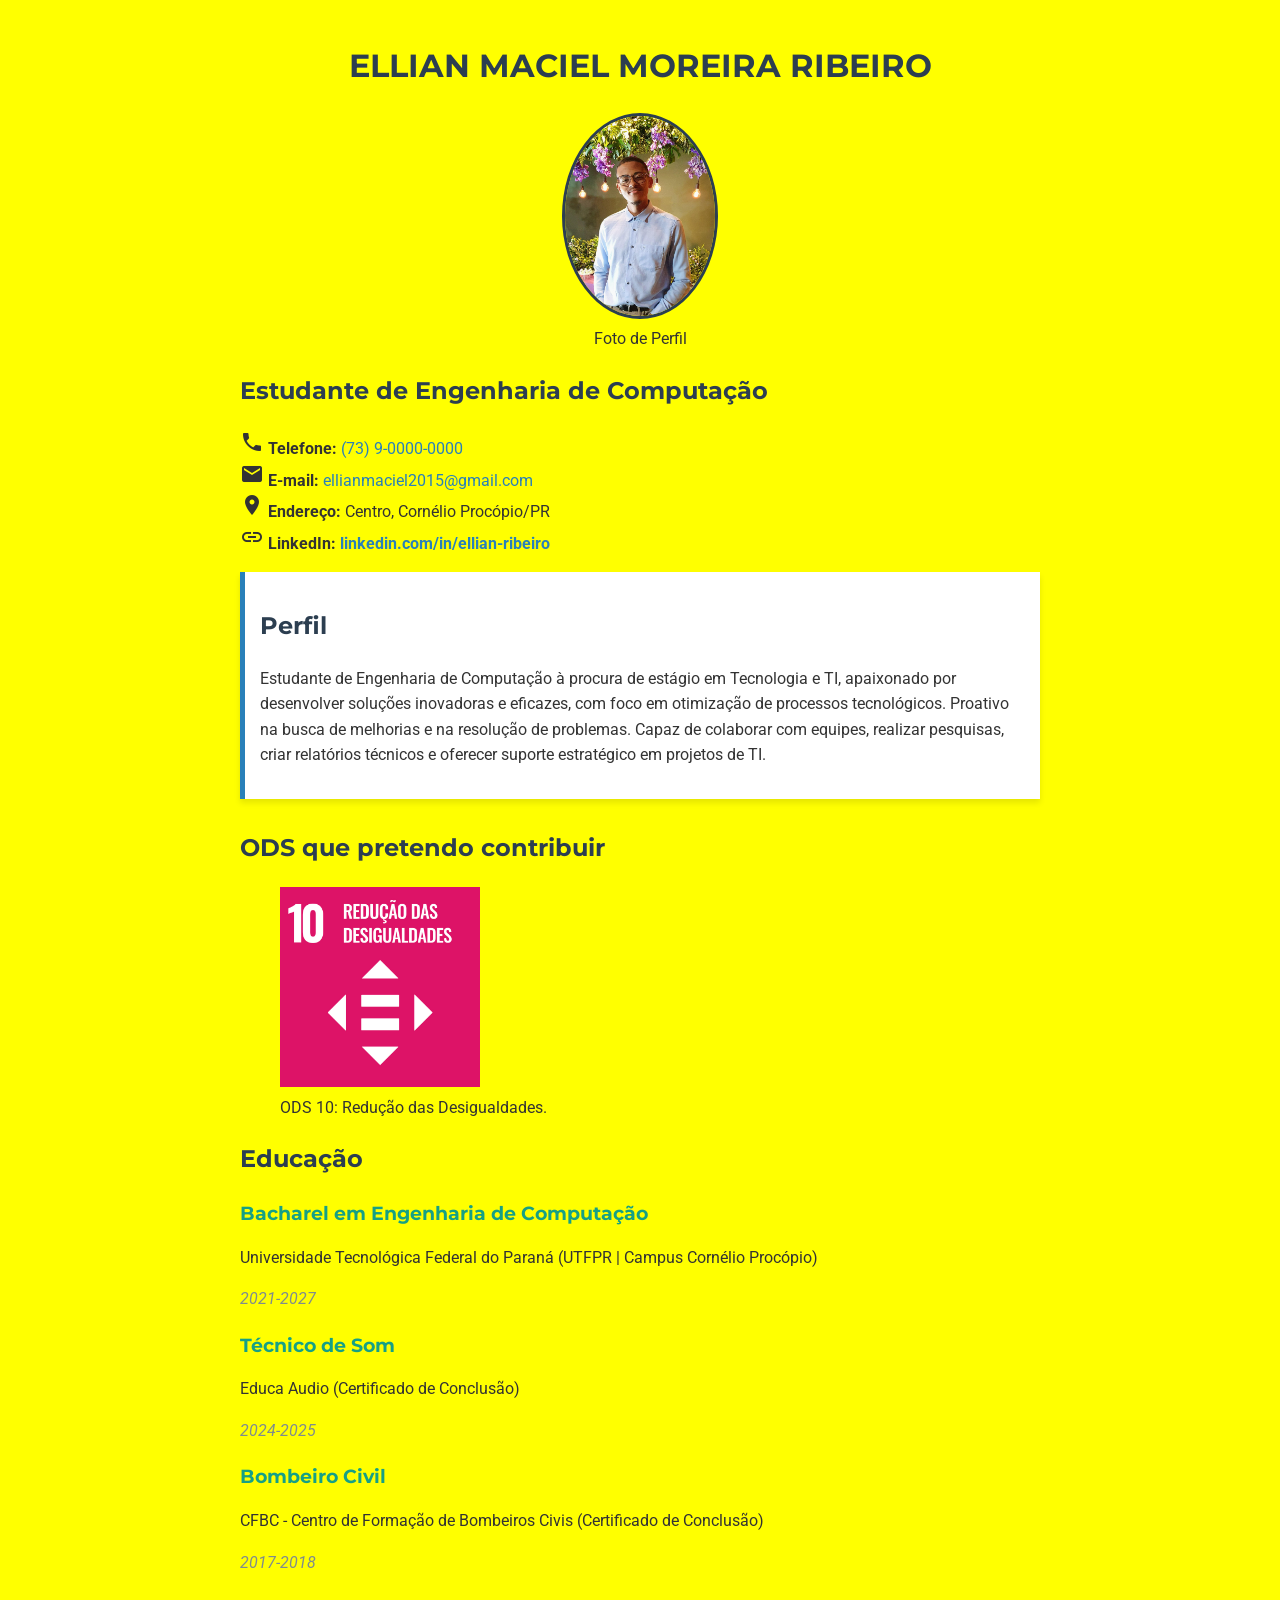
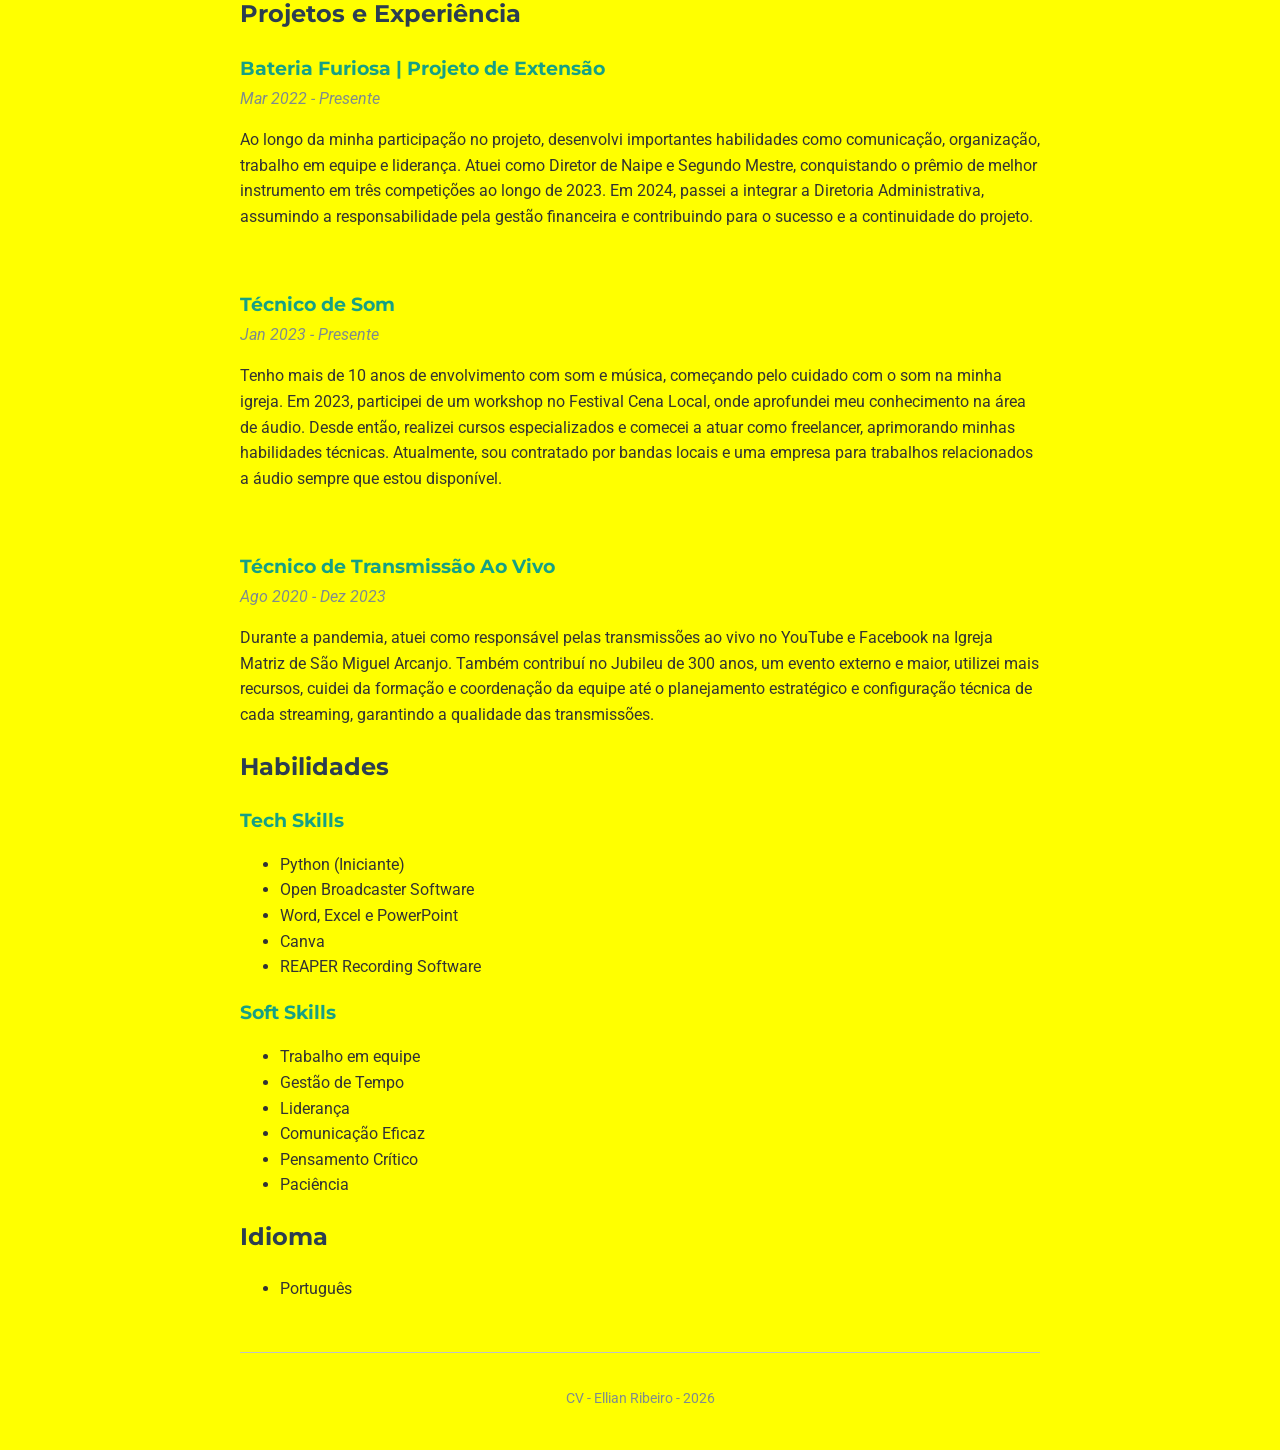
<file: Curriculo_Ellian/index.html>
<!DOCTYPE html>
<html lang="pt-br">
<head>
    <meta charset="UTF-8">
    <meta name="viewport" content="width=device-width, initial-scale=1.0">
    <title>Currículo - Ellian Maciel Moreira Ribeiro</title>
    
    
    <link rel="preconnect" href="https://fonts.googleapis.com">
    <link rel="preconnect" href="https://fonts.gstatic.com" crossorigin>
    <link href="https://fonts.googleapis.com/css2?family=Montserrat:wght@700&family=Roboto:ital,wght@0,400;0,700;1,400&display=swap" rel="stylesheet">
    
    
    <link rel="stylesheet" href="https://fonts.googleapis.com/icon?family=Material+Icons">
    
    
    <link rel="stylesheet" href="css/style.css">
</head>
<body>
    <header id="cabecalho">
        <h1>Ellian Maciel Moreira Ribeiro</h1>
        
        <figure class="foto-perfil">
            <img src="figs/perfil.jpg" alt="Foto de perfil de Ellian Ribeiro" width="150">
            <figcaption>Foto de Perfil</figcaption>
        </figure>

        <h2>Estudante de Engenharia de Computação</h2>
        <p>
            <i class="material-icons">phone</i> <strong>Telefone:</strong> <a href="tel:+5573900000000">(73) 9-0000-0000</a><br>
            <i class="material-icons">email</i> <strong>E-mail:</strong> <a href="mailto:ellianmaciel2015@gmail.com">ellianmaciel2015@gmail.com</a><br>
            <i class="material-icons">location_on</i> <strong>Endereço:</strong> Centro, Cornélio Procópio/PR<br>
            <i class="material-icons">link</i> <strong>LinkedIn:</strong> <a href="https://www.linkedin.com/in/ellian-ribeiro" target="_blank">linkedin.com/in/ellian-ribeiro</a>
        </p>
    </header>

    <main>
        <section id="resumo">
            <h2>Perfil</h2>
            <p>Estudante de Engenharia de Computação à procura de estágio em Tecnologia e TI, apaixonado por desenvolver soluções inovadoras e eficazes, com foco em otimização de processos tecnológicos. Proativo na busca de melhorias e na resolução de problemas. Capaz de colaborar com equipes, realizar pesquisas, criar relatórios técnicos e oferecer suporte estratégico em projetos de TI.</p>
        </section>

        
        <section>
            <h2>ODS que pretendo contribuir</h2>
            <figure>
                <img src="figs/ods10.jpg" alt="Selo do ODS 10 - Redução das Desigualdades" width="200">
                <figcaption>ODS 10: Redução das Desigualdades.</figcaption>
            </figure>
        </section>

        <section>
            <h2>Educação</h2>
            <article>
                <h3 class="instituicao">Bacharel em Engenharia de Computação</h3>
                <p>Universidade Tecnológica Federal do Paraná (UTFPR | Campus Cornélio Procópio)</p>
                <p class="periodo">2021-2027</p>
            </article>
            <article>
                <h3 class="instituicao">Técnico de Som</h3>
                <p>Educa Audio (Certificado de Conclusão)</p>
                <p class="periodo">2024-2025</p>
            </article>
            <article>
                <h3 class="instituicao">Bombeiro Civil</h3>
                <p>CFBC - Centro de Formação de Bombeiros Civis (Certificado de Conclusão)</p>
                <p class="periodo">2017-2018</p>
            </article>
        </section>

        <section>
            <h2>Projetos e Experiência</h2>
            <article>
                <h3 class="instituicao">Bateria Furiosa | Projeto de Extensão</h3>
                <p class="periodo">Mar 2022 - Presente</p>
                <p>Ao longo da minha participação no projeto, desenvolvi importantes habilidades como comunicação, organização, trabalho em equipe e liderança. Atuei como Diretor de Naipe e Segundo Mestre, conquistando o prêmio de melhor instrumento em três competições ao longo de 2023. Em 2024, passei a integrar a Diretoria Administrativa, assumindo a responsabilidade pela gestão financeira e contribuindo para o sucesso e a continuidade do projeto.</p>
            </article>
            <br>
            <article>
                <h3 class="instituicao">Técnico de Som</h3>
                <p class="periodo">Jan 2023 - Presente</p>
                <p>Tenho mais de 10 anos de envolvimento com som e música, começando pelo cuidado com o som na minha igreja. Em 2023, participei de um workshop no Festival Cena Local, onde aprofundei meu conhecimento na área de áudio. Desde então, realizei cursos especializados e comecei a atuar como freelancer, aprimorando minhas habilidades técnicas. Atualmente, sou contratado por bandas locais e uma empresa para trabalhos relacionados a áudio sempre que estou disponível.</p>
            </article>
            <br>
            <article>
                <h3 class="instituicao">Técnico de Transmissão Ao Vivo</h3>
                <p class="periodo">Ago 2020 - Dez 2023</p>
                <p>Durante a pandemia, atuei como responsável pelas transmissões ao vivo no YouTube e Facebook na Igreja Matriz de São Miguel Arcanjo. Também contribuí no Jubileu de 300 anos, um evento externo e maior, utilizei mais recursos, cuidei da formação e coordenação da equipe até o planejamento estratégico e configuração técnica de cada streaming, garantindo a qualidade das transmissões.</p>
            </article>
        </section>

        <section>
            <h2>Habilidades</h2>
            <article>
                <h3 class="instituicao">Tech Skills</h3>
                <ul>
                    <li>Python (Iniciante)</li>
                    <li>Open Broadcaster Software</li>
                    <li>Word, Excel e PowerPoint</li>
                    <li>Canva</li>
                    <li>REAPER Recording Software</li>
                </ul>
            </article>
            <article>
                <h3 class="instituicao">Soft Skills</h3>
                <ul>
                    <li>Trabalho em equipe</li>
                    <li>Gestão de Tempo</li>
                    <li>Liderança</li>
                    <li>Comunicação Eficaz</li>
                    <li>Pensamento Crítico</li>
                    <li>Paciência</li>
                </ul>
            </article>
        </section>

        <section>
            <h2>Idioma</h2>
            <ul>
                <li>Português</li>
            </ul>
        </section>
    </main>

    <footer class="rodape">
        <p>CV - Ellian Ribeiro - 2026</p>
    </footer>
</body>
</html>
</file>
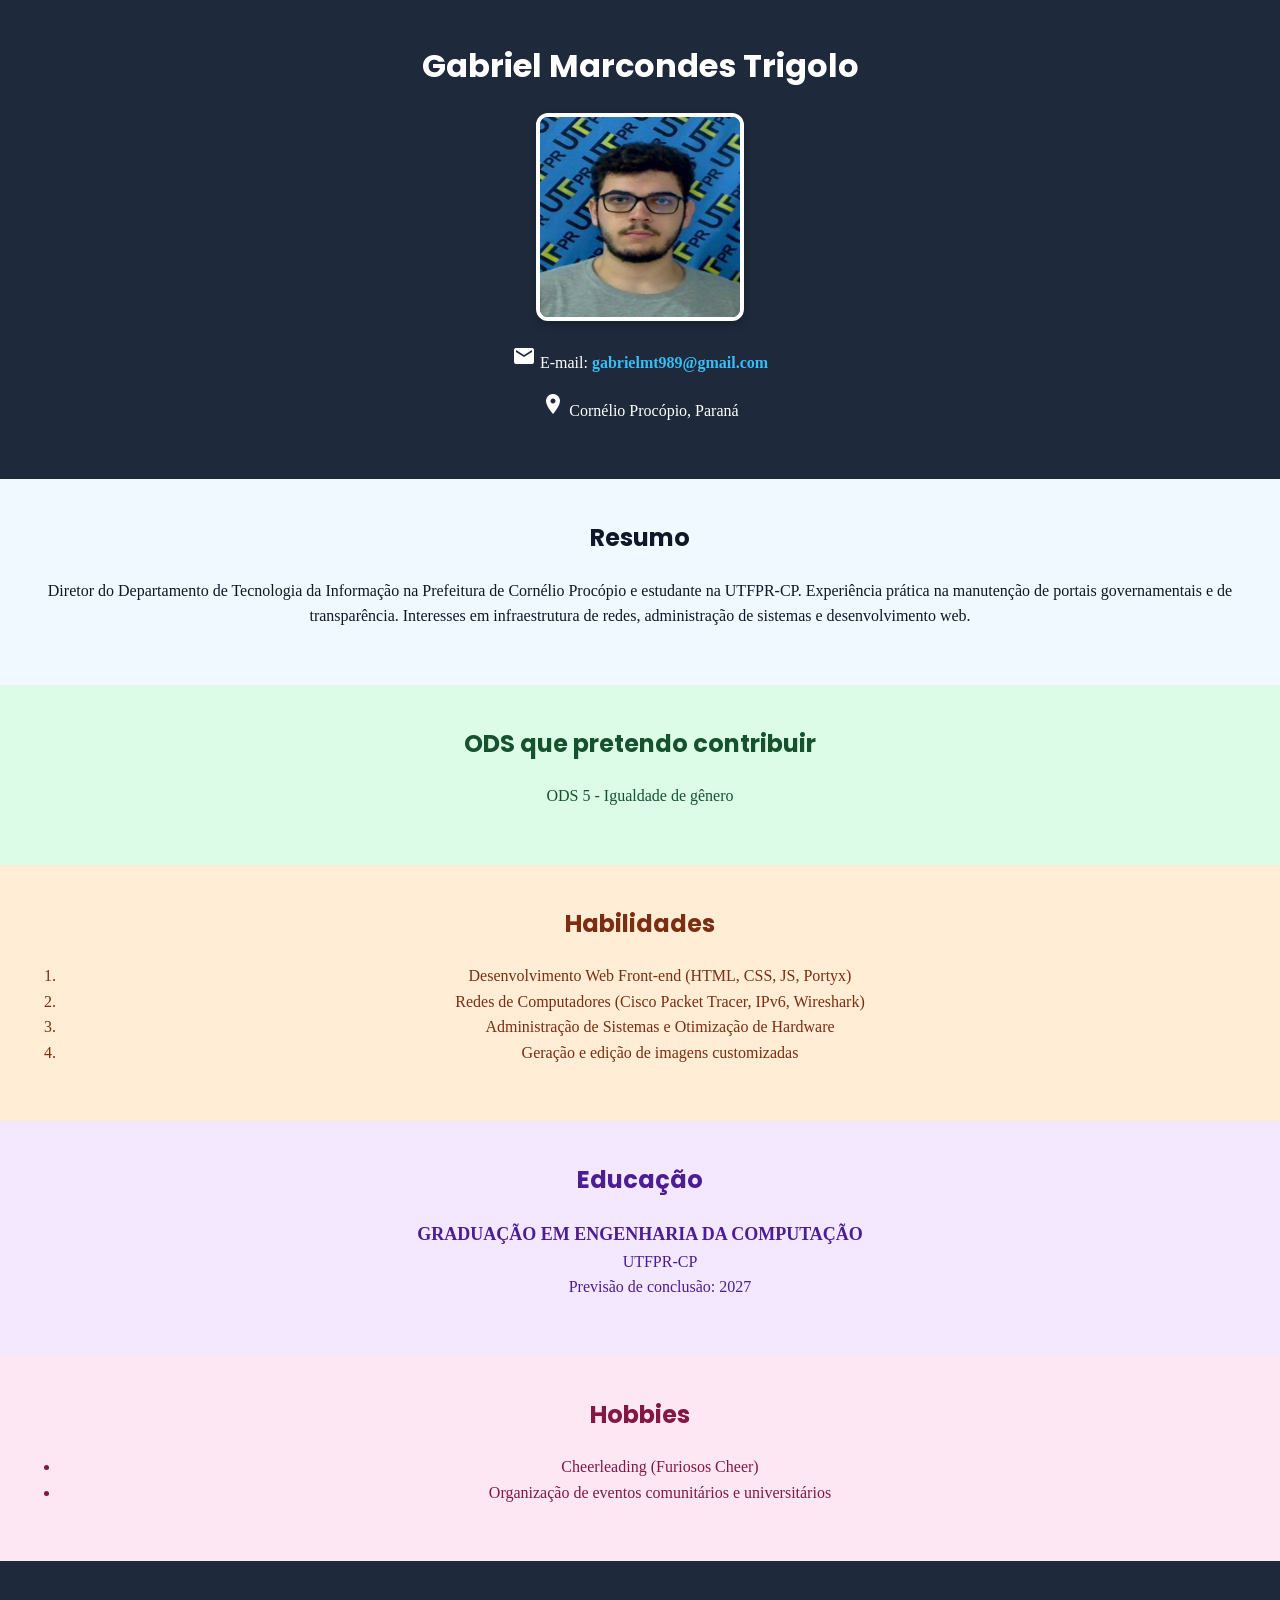
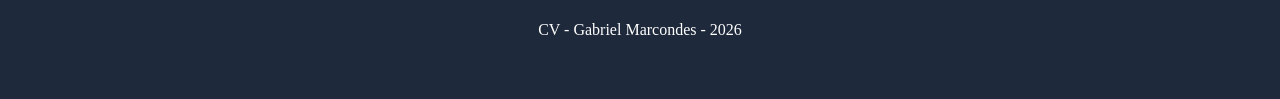
<file: Curriculo_Gabriel/index.html>
<!DOCTYPE html>
<html lang="pt-br">
<head>
    <meta charset="UTF-8">
    <meta name="viewport" content="width=device-width, initial-scale=1.0">
    
    <link rel="preconnect" href="https://fonts.googleapis.com">
    <link rel="preconnect" href="https://fonts.gstatic.com" crossorigin>
    <link href="https://fonts.googleapis.com/css2?family=Poppins:ital,wght@0,400;0,700;1,400&display=swap" rel="stylesheet">
    
    <link rel="stylesheet" href="https://fonts.googleapis.com/icon?family=Material+Icons">
    
    <link rel="stylesheet" href="style.css">
    
    <title>Curriculum Vitae - Gabriel Marcondes Trigolo</title>
</head>
<body>
    <header id="cabecalho">
        <h1>Gabriel Marcondes Trigolo</h1>
        
        <figure class="container-foto">
            <img src="figs/foto.jfif" alt="Foto de perfil de Gabriel Marcondes Trigolo" width="200" height="200" class="foto-perfil">
            
        </figure>

        <nav class="contatos">
            <p><i class="material-icons">email</i> E-mail: <a href="mailto:gabrielmt989@gmail.com">gabrielmt989@gmail.com</a></p>
        </nav>
        <p><i class="material-icons">location_on</i> Cornélio Procópio, Paraná</p>
    </header>

    <main>
        <section id="resumo">
            <h2>Resumo</h2>
            <p>Diretor do Departamento de Tecnologia da Informação na Prefeitura de Cornélio Procópio e estudante na UTFPR-CP. Experiência prática na manutenção de portais governamentais e de transparência. Interesses em infraestrutura de redes, administração de sistemas e desenvolvimento web.</p>
        </section>

        <section id="ods">
            <h2>ODS que pretendo contribuir</h2>
            <p> ODS 5 - Igualdade de gênero </p>
        </section>

        <section id="habilidades">
            <h2>Habilidades</h2>
            <ol>
                <li>Desenvolvimento Web Front-end (HTML, CSS, JS, Portyx)</li>
                <li>Redes de Computadores (Cisco Packet Tracer, IPv6, Wireshark)</li>
                <li>Administração de Sistemas e Otimização de Hardware</li>
                <li>Geração e edição de imagens customizadas</li>
            </ol>
        </section>

        <section id="educacao">
            <h2>Educação</h2>
            <dl>
                <dt class="curso-destaque">Graduação em Engenharia da Computação</dt>
                <dd>UTFPR-CP</dd>
                <dd>Previsão de conclusão: 2027</dd>
            </dl>
        </section>

        <section id="hobbies">
            <h2>Hobbies</h2>
            <ul>
                <li>Cheerleading (Furiosos Cheer)</li>
                <li>Organização de eventos comunitários e universitários</li>
            </ul>
        </section>
    </main>

    <footer id="rodape">
        <p>CV - Gabriel Marcondes - 2026</p>
    </footer>
</body>
</html>
</file>
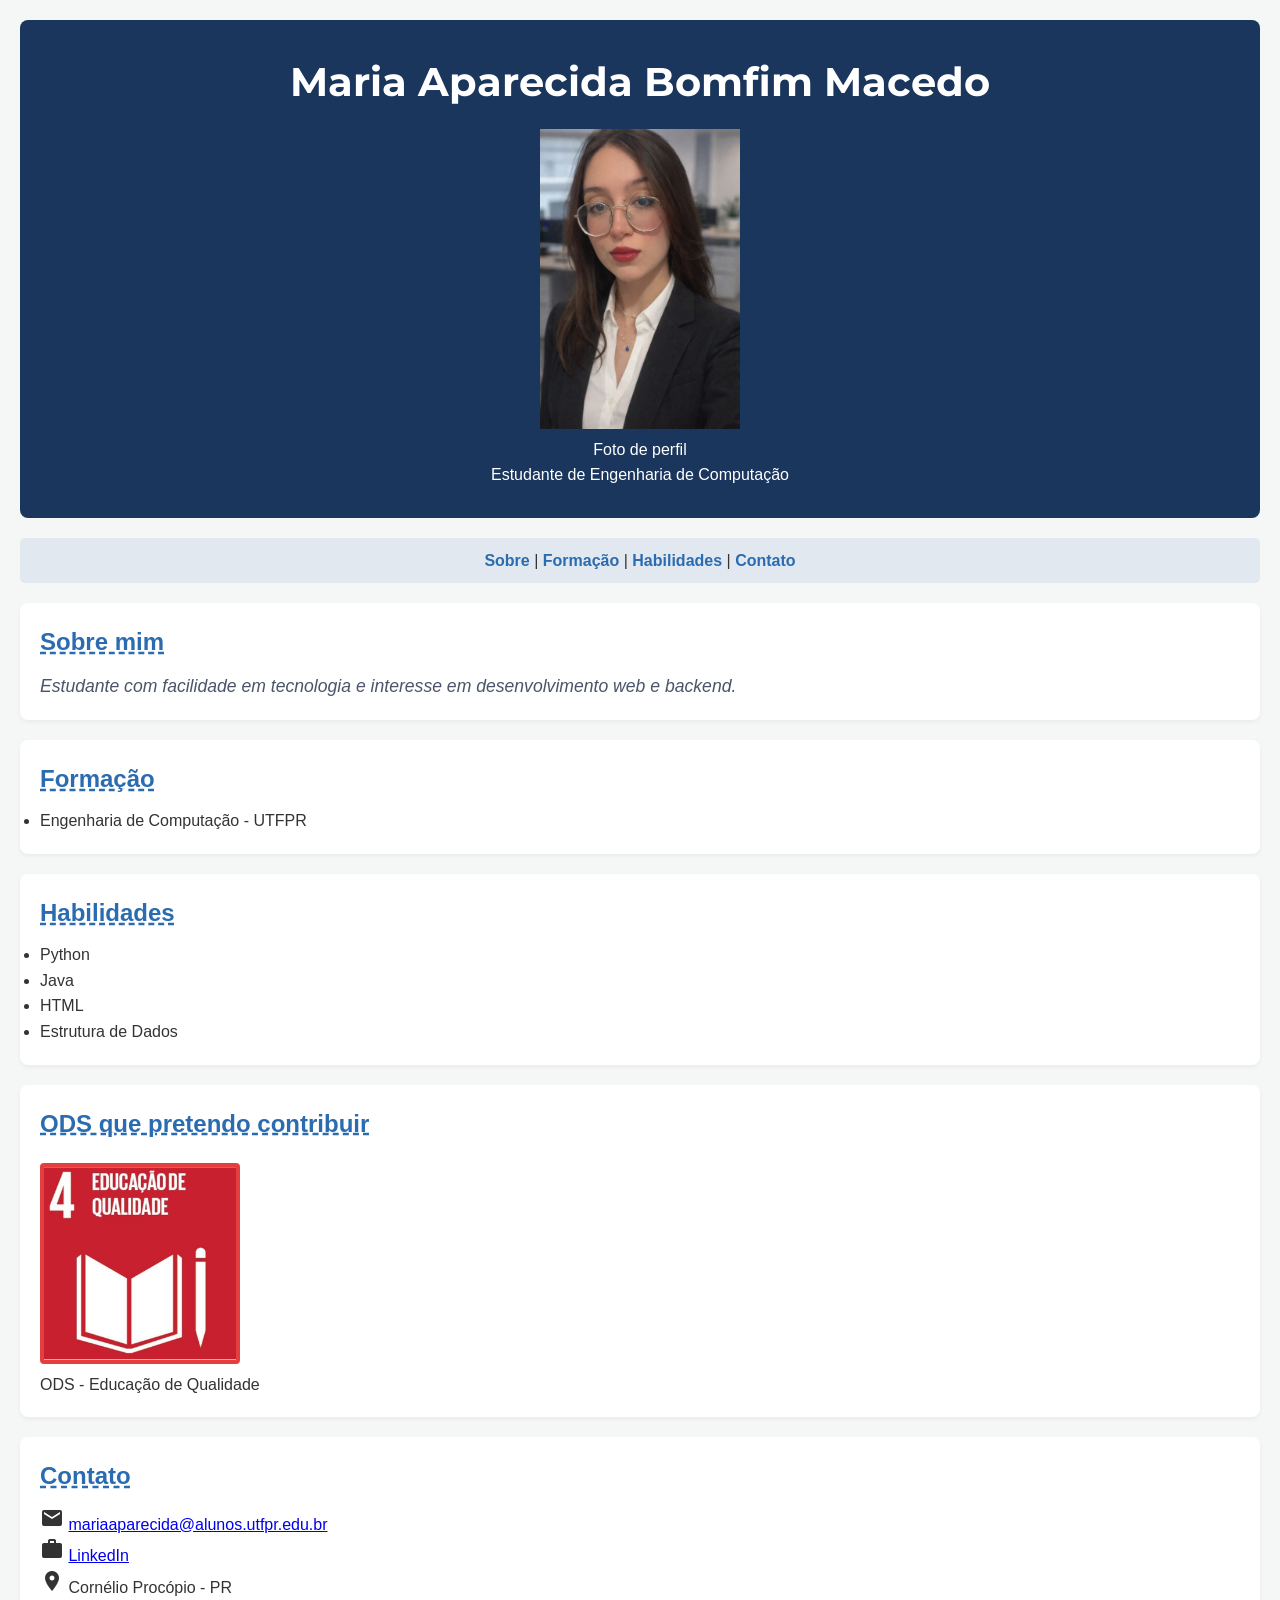
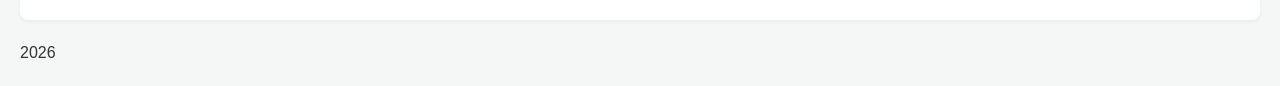
<file: Curriculo_Maria/index.html>
<!DOCTYPE html>
<html lang="pt-br">
<head>
    <meta charset="UTF-8">
    <meta name="viewport" content="width=device-width, initial-scale=1.0">
    <title>Maria Aparecida Bomfim Macedo - Currículo</title>

    <link rel="preconnect" href="https://fonts.googleapis.com">
    <link rel="preconnect" href="https://fonts.gstatic.com" crossorigin>
    <link href="https://fonts.googleapis.com/css2?family=Montserrat:ital,wght@0,300;0,400;0,700;1,400&display=swap" rel="stylesheet">

    <link rel="stylesheet" href="https://fonts.googleapis.com/icon?family=Material+Icons">
    
    <link rel="stylesheet" href="style.css">
</head>
<body>

<header>
    <h1 id="nome-principal">Maria Aparecida Bomfim Macedo</h1>

    <figure>
        <img src="figs/perfil.png" alt="Foto de perfil" width="200">
        <figcaption>Foto de perfil</figcaption>
    </figure>

    <p>Estudante de Engenharia de Computação</p>
</header>

<nav>
    <a href="#sobre">Sobre</a> |
    <a href="#formacao">Formação</a> |
    <a href="#habilidades">Habilidades</a> |
    <a href="#contato">Contato</a>
</nav>

<main>

<section id="sobre">
    <h2>Sobre mim</h2>
    <p class="texto-destaque">Estudante com facilidade em tecnologia e interesse em desenvolvimento web e backend.</p>
</section>

<section id="formacao">
    <h2>Formação</h2>
    <ul>
        <li>Engenharia de Computação - UTFPR</li>
    </ul>
</section>

<section id="habilidades">
    <h2>Habilidades</h2>
    <ul>
        <li>Python</li>
        <li>Java</li>
        <li>HTML</li>
        <li>Estrutura de Dados</li>
    </ul>
</section>

<section>
    <h2>ODS que pretendo contribuir</h2>
    <figure>
        <img src="figs/ods4.webp" alt="ODS 4 - Educação de Qualidade" width="200" data-tipo="ods-imagem">
        <figcaption>ODS - Educação de Qualidade</figcaption>
    </figure>
</section>

<section id="contato">
    <h2>Contato</h2>

    <p>
        <i class="material-icons">email</i>
        <a href="mailto:mariaaparecida@alunos.utfpr.edu.br">
            mariaaparecida@alunos.utfpr.edu.br
        </a>
    </p>

    <p>
        <i class="material-icons">work</i>
        <a href="https://www.linkedin.com/jobs/search/?currentJobId=4351325858&geoId=106057199&keywords=estagio%20desenvolvedor%20web&origin=JOB_SEARCH_PAGE_SEARCH_BUTTON&refresh=true" target="_blank">
            LinkedIn
        </a>
    </p>

    <p>
        <i class="material-icons">location_on</i>
        Cornélio Procópio - PR
    </p>
</section>

</main>

<footer>
    <p>2026</p>
</footer>

</body>
</html>
</file>
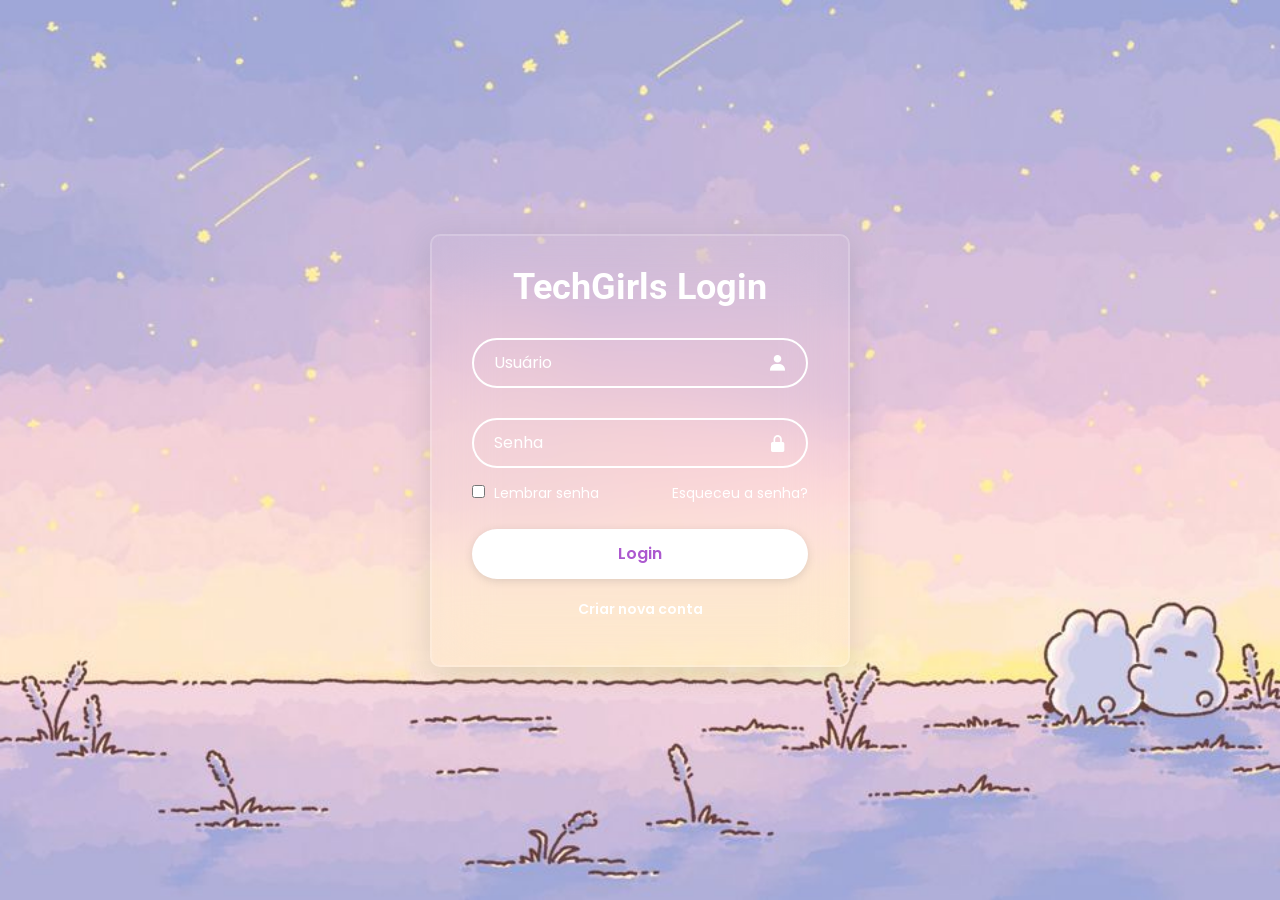
<file: Tela_Login/index.html>
<!DOCTYPE html>
<html lang="pt-br">

<head>
    <meta charset="UTF-8">
    <meta name="viewport" content="width=device-width, initial-scale=1.0">
    <link href='https://unpkg.com/boxicons@2.1.4/css/boxicons.min.css' rel='stylesheet'>
    <link href="https://fonts.googleapis.com/css2?family=Roboto:wght@400;500;700&amp;display=swap" rel="stylesheet">
    <link rel="stylesheet" href="styles.css">

    <title>TechGirls Login</title>
</head>

<body>
    <main class="container"> 
        <form action="../Tela_Principal/index.html" method="GET">
            <h1>TechGirls Login</h1>

            <div class="input-box">
                <input id="email" name="email" placeholder="Usuário" type="email" required>
                <i class="bx bxs-user"></i> 
            </div>

            <div class="input-box">
                <input id="senha" name="senha" placeholder="Senha" type="password" required>
                <i class="bx bxs-lock-alt"></i> 
            </div>

            <div class="lembrar-senha">
                <label>
                    <input type="checkbox">
                    Lembrar senha
                </label>
                <a href="#">Esqueceu a senha?</a>
            </div>

            <button type="submit" class="login">Login</button>

            <div class="registrar-link">
                 <a href="../Tela_Cadastro/Cadastro.html">Criar nova conta</a>
            </div>
        </form>
    </main>
</body>

</html>
</file>
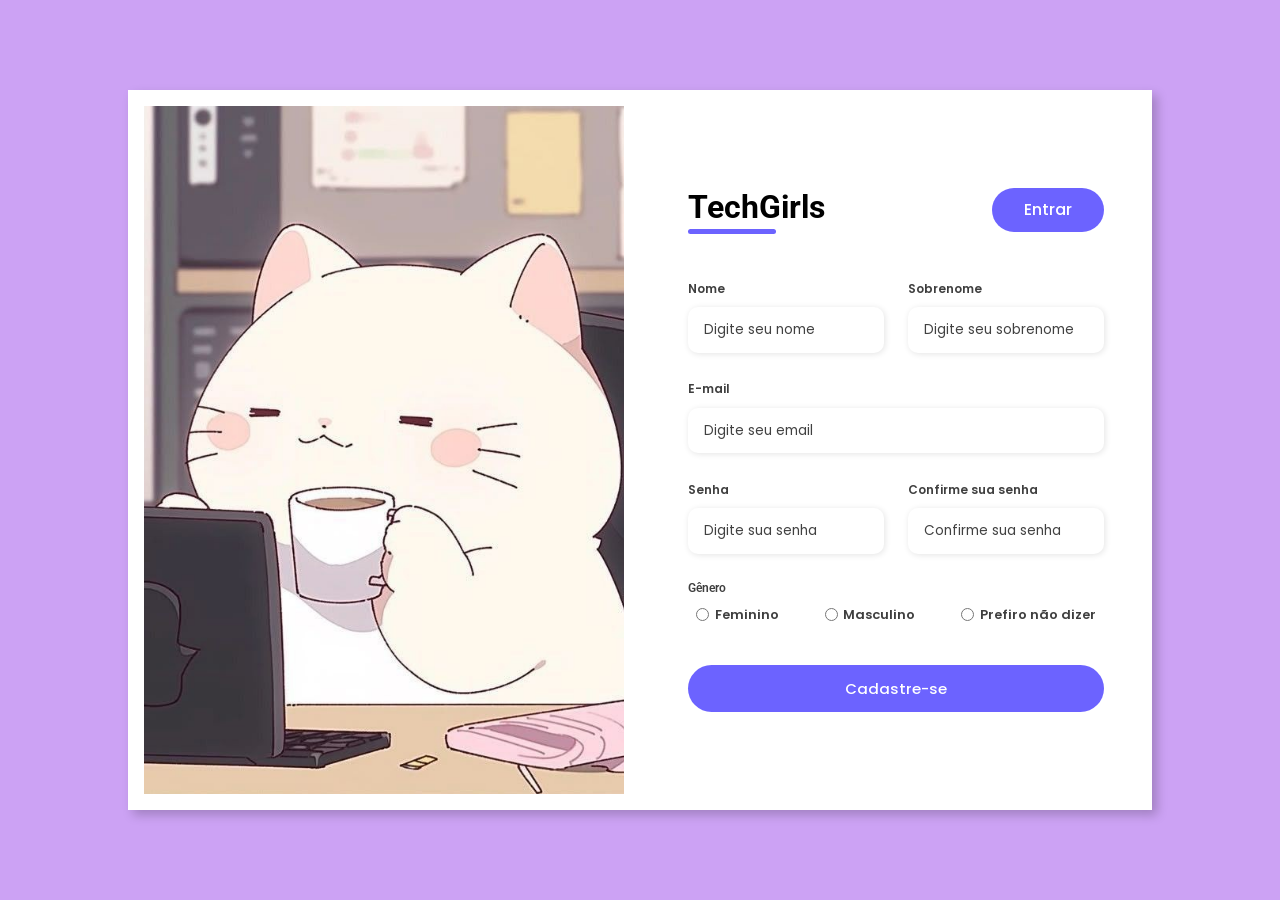
<file: Tela_Cadastro/Cadastro.html>
<!DOCTYPE html>
<html lang="pt-br">
<head>
    <meta charset="UTF-8">
    <meta name="viewport" content="width=device-width, initial-scale=1.0">
    <title>Cadastro</title>
    <link href="https://fonts.googleapis.com/css2?family=Roboto:wght@400;500;700&amp;display=swap" rel="stylesheet">
    <link rel="stylesheet" href="styless2.css">
</head>
<body>
    <main class="container"> 
        <div class="form-img">
            <img src="img/img9.jpg" alt="">
        </div>

        <div class="form">
            <form action="#">
                <div class="form-header">
                    <div class="title">
                        <h1>TechGirls</h1>
                    </div>

                    <div class="login-button">
                        <a href="../Tela_Login/index.html" class="btn-link-entrar">Entrar</a>
                    </div>
                </div>

                <div class="inputs">
                    <div class="input-box w-50">
                        <label for="firstname">Nome</label>
                        <input id="firstname" type="text" name="firstname" placeholder="Digite seu nome" required>
                    </div>

                    <div class="input-box w-50">
                        <label for="lastname">Sobrenome</label>
                        <input id="lastname" type="text" name="lastname" placeholder="Digite seu sobrenome" required>
                    </div>

                    <div class="input-box w-100">
                        <label for="email">E-mail</label>
                        <input id="email" type="email" name="email" placeholder="Digite seu email" required>
                    </div>

                     <div class="input-box w-50">
                        <label for="password">Senha</label>
                        <input id="password" type="password" name="password" placeholder="Digite sua senha" required>
                    </div>

                     <div class="input-box w-50">
                        <label for="Confirmpassword">Confirme sua senha</label>
                        <input id="Confirmpassword" type="password" name="Confirmpassword" placeholder="Confirme sua senha" required>
                    </div>
                </div>

                <div class="gender-inputs">
                    <div class="gender-title">
                        <h6>Gênero</h6>
                    </div>

                    <div class="gender-group">
                        <div class="gender-input">
                            <input type="radio" id="female" name="gender">
                            <label for="female">Feminino</label>
                        </div>

                         <div class="gender-input">
                            <input type="radio" id="male" name="gender">
                            <label for="male">Masculino</label>
                        </div>

                        <div class="gender-input">
                            <input type="radio" id="none" name="gender">
                            <label for="none">Prefiro não dizer</label>
                        </div>
                    </div>
                </div>

                <div class="button-cadastrar">
                    <a href="../Tela_Login/index.html" class="btn-link-cadastrar">Cadastre-se</a>
                </div>
            </form>

        </div>
    </main>
</body>
</html>
</file>
<file: Curriculo_Ellian/css/style.css>
/*1. SELETOR POR ELEMENTO*/

body {
    /* Cores contrastantes (fundo claro, letra escura) */
    background-color: yellow;
    color: #333333;
    /* Fonte externa 1 */
    font-family: 'Roboto', sans-serif; 
    line-height: 1.6;
    margin: 40px auto;
    max-width: 800px;
    padding: 0 20px;
}

h1, h2, h3 {
    /* Fonte externa 2 e Estilo 1 (Negrito) */
    font-family: 'Montserrat', sans-serif;
    font-weight: 700; 
    color: #2c3e50;
}

h1 {
    text-align: center;
    text-transform: uppercase;
}

/*2. SELETOR POR PSEUDO-CLASSE*/
a {
    color: #2980b9;
    /* Decoração de texto 1: Remover sublinhado padrão */
    text-decoration: none; 
}

/* Mudando a cor e decoração ao passar o mouse */
a:hover {
    color: #e74c3c;
    /* Decoração de texto 2: Colocar sublinhado ao passar o mouse */
    text-decoration: underline; 
}

/*3. SELETOR POR ATRIBUTO*/
/* Seleciona apenas links que abrem em nova aba (O seu LinkedIn) */
a[target="_blank"] {
    font-weight: bold;
}

/*4. SELETOR POR ID*/
#resumo {
    background-color: #ffffff;
    border-left: 5px solid #2980b9;
    padding: 15px;
    box-shadow: 0 4px 6px rgba(0,0,0,0.1);
    margin-bottom: 30px;
}

/*5. SELETOR POR CLASSE*/
.instituicao {
    color: #16a085;
    margin-bottom: 2px;
}

.periodo {
    /* Estilo 2: Itálico */
    font-style: italic; 
    color: #7f8c8d;
    margin-top: 0;
}

.foto-perfil {
    text-align: center;
}

.foto-perfil img {
    border-radius: 50%;
    border: 3px solid #2c3e50;
}

.rodape {
    text-align: center;
    margin-top: 50px;
    padding-top: 20px;
    border-top: 1px solid #bdc3c7;
    font-size: 0.9em;
    color: #7f8c8d;
}
</file>
<file: Curriculo_Gabriel/style.css>
body {
    font-family: 'Georgia', serif; 
    margin: 0;
    padding: 0;
    color: #333333;
    line-height: 1.6;
}

h1, h2 {
    font-family: 'Poppins', sans-serif;
    font-weight: bold; 
    margin-top: 0;
}

section, header, footer {
    padding: 40px 20px;
    text-align: center; 
}


#cabecalho, #rodape {
    background-color: #1e293b; 
    color: #ffffff; 
}


#resumo {
    background-color: #f0f9ff; 
    color: #0f172a;
}

#ods {
    background-color: #dcfce7;
    color: #14532d;
}

#habilidades {
    background-color: #ffedd5; 
    color: #7c2d12;
}

#educacao {
    background-color: #f3e8ff; 
    color: #4c1d95;
}

#hobbies {
    background-color: #fce7f3;
    color: #831843;
}


.foto-perfil {
    border-radius: 50%; 
    border: 4px solid #ffffff;
    box-shadow: 0 4px 8px rgba(0,0,0,0.2);
}

.legenda {
    font-style: italic; 
    font-size: 14px;
    margin-top: 8px;
    color: #555555;
}

.curso-destaque {
    font-weight: bold;
    font-size: 18px;
    text-transform: uppercase;
}





a[href^="mailto:"] {
    color: #38bdf8; 
    font-weight: bold;
}


img[alt] {
    border-radius: 12px; 
}



a {
    color: #2563eb;
    text-decoration: none; 
    transition: color 0.3s ease;
}


a:hover {
    color: #ef4444;
    text-decoration: underline; 
}


#cabecalho a:hover {
    color: #bae6fd;
}
</file>
<file: Curriculo_Maria/style.css>
/* ==========================================
   1. SELETOR UNIVERSAL (Opcional)
   ========================================== */
* {
    margin: 0;
    padding: 0;
    box-sizing: border-box;
}

/* ==========================================
   2. SELETORES POR ELEMENTO
   ========================================== */
body {
    /* Cores com contraste adequado (Fundo claro, texto escuro) */
    background-color: #f4f7f6; 
    color: #333333;
    
    /* Fonte Padrão 1 (Local/Generica do sistema) */
    font-family: 'Helvetica Neue', Arial, sans-serif; 
    line-height: 1.6;
    padding: 20px;
}

header {
    background-color: #1a365d; /* Azul escuro */
    color: #ffffff;
    text-align: center;
    padding: 30px;
    border-radius: 8px;
}

nav {
    text-align: center;
    margin: 20px 0;
    padding: 10px;
    background-color: #e2e8f0;
    border-radius: 5px;
}

h2 {
    color: #2b6cb0;
    margin-bottom: 10px;
    /* Ao menos 1 decoração de texto */
    text-decoration: underline dashed #2b6cb0; 
}

section {
    background-color: #ffffff;
    padding: 20px;
    margin-bottom: 20px;
    border-radius: 8px;
    box-shadow: 0 2px 4px rgba(0,0,0,0.05);
}

/* ==========================================
   3. SELETOR POR ID
   ========================================== */
#nome-principal {
    /* Fonte 2 (Fonte Externa importada do Google Fonts) */
    font-family: 'Montserrat', sans-serif; 
    font-size: 2.5rem;
    /* Opção de estilo à fonte 1: Negrito */
    font-weight: 700; 
    margin-bottom: 15px;
}

/* ==========================================
   4. SELETOR POR CLASSE
   ========================================== */
.texto-destaque {
    /* Opção de estilo à fonte 2: Itálico */
    font-style: italic; 
    color: #4a5568;
    font-size: 1.1rem;
}

/* ==========================================
   5. SELETOR POR ATRIBUTO
   ========================================== */
img[data-tipo="ods-imagem"] {
    border: 4px solid #e53e3e; /* Borda vermelha para destacar o ODS */
    border-radius: 4px;
    margin-top: 10px;
}

/* ==========================================
   6. SELETOR POR PSEUDO-CLASSE
   ========================================== */
nav a {
    color: #2b6cb0;
    text-decoration: none;
    font-weight: bold;
    transition: color 0.3s ease;
}

/* Alterar a cor de links ao passar o mouse sobre ele (hover) */
nav a:hover {
    color: #e53e3e; /* Muda de azul para vermelho ao passar o mouse */
    text-decoration: underline;
}

#contato a:hover {
    color: #2b6cb0;
    text-decoration: underline;
}
</file>
<file: Tela_Login/styles.css>
@import url('https://fonts.googleapis.com/css2?family=Poppins:ital,wght@0,100;0,200;0,300;0,400;0,500;0,600;0,700;0,800;0,900;1,100;1,200;1,300;1,400;1,500;1,600;1,700;1,800;1,900&display=swap');
*{
    margin: 0;
    padding: 0;
    box-sizing: border-box;
    font-family: "Poppins", sans-serif;
}


h1, h2, h3, h4, h5, h6 {
    font-family: "Roboto", sans-serif;
}

body{
    display: flex;
    justify-content: center;
    align-items: center;
    min-height: 100vh;
    background: url('./img12.jpg');
    background-size: cover;
    background-position: center;
    padding: 20px;
}

.container{
    width: 100%;
    max-width: 420px;
    background-color: transparent;
    border: 2px solid rgba(255, 255, 255, .2);
    border-radius: 10px;
    color: #fff;
    padding: 30px 40px;
    box-shadow: rgba(100, 100, 111, 0.2) 0px 7px 29px 0px;
    backdrop-filter: blur(30px);
}

.container h1{
    font-size: 36px;
    text-align: center;
}

.input-box{
    position: relative;
    width: 100%;
    height: 50px;
    margin: 30px 0;
}

.input-box input{
    width: 100%;
    height: 100%;
    background-color: transparent;
    border: 2px solid #fff;
    border-radius: 40px ;
    outline: none;
    font-size: 16px;
    color: #fff;
    padding: 20px 45px 20px 20px;
}

.input-box input::placeholder{
    color: #fff;
}

.input-box i{
    position: absolute;
    right: 20px;
    top: 50%;
    transform: translateY(-50%);
    font-size: 20px;
}

.lembrar-senha{
    display: flex;
    justify-content: space-between;
    margin: -15px 0 15px;
    font-size: 14px;
}

.lembrar-senha label input{
    margin-right: 5px;
}

.lembrar-senha a{
    text-decoration: none;
    color:#fff;
}

.lembrar-senha a:hover{
    text-decoration: underline;
}

.login{
    width: 100%;
    height: 50px;
    background-color: #fff;
    border: none;
    border-radius: 40px;
    cursor: pointer;
    font-size: 16px;
    color: #ac59cf;
    font-weight: 600;
    box-shadow: rgba(99, 99, 99, 0.2) 0px 2px 8px 0px;
    margin-top: 10px;
}

.login:hover {
    background-color: transparent;
    border: 2px solid rgba(0, 0, 0, 0.25) 0px 54px 55px, rgba(0, 0, 0, 0.12) 0px -12px 30px, rgba(0, 0, 0, 0.12) 0px 4px 6px, rgba(0, 0, 0, 0.17) 0px 12px 13px, rgba(0, 0, 0, 0.09) 0px -3px 5px;
    color: #fff;
    transition: 0.5s;
}

.registrar-link{
    font-size: 14px;
    text-align: center;
    margin: 20px 0 15px;
}

.registrar-link a{
    text-decoration: none;
    color: #fff;
    font-weight: 600;
}

.registrar-link a:hover{
    text-decoration: underline;
}


@media screen and (max-width: 450px) {
    .container {
        padding: 30px 20px;
    }
    
    .container h1 {
        font-size: 28px;
    }

    .lembrar-senha {
        flex-direction: column;
        gap: 10px;
        margin: -10px 0 20px;
    }
}
</file>
<file: Tela_Cadastro/styless2.css>
@import url('https://fonts.googleapis.com/css2?family=Poppins:ital,wght@0,100;0,200;0,300;0,400;0,500;0,600;0,700;0,800;0,900;1,100;1,200;1,300;1,400;1,500;1,600;1,700;1,800;1,900&display=swap');

*{
    margin: 0;
    padding: 0;
    box-sizing: border-box;
    font-family: "Poppins", sans-serif;
}

h1, h2, h3, h4, h5, h6 {
    font-family: "Roboto", sans-serif;
}

body{
    width: 100%;
    height: 100vh;
    display: flex;
    justify-content: center;
    align-items: center;
    background-color: #cca2f4;
}

.container{
    width: 80%;
    min-height: 80vh;
    display: flex;
    box-shadow: 5px 5px 10px rgba(0, 0, 0, .212);
}

.form-img{
    width: 50%;
    display: flex;
    justify-content: center;
    align-items: center;
    background-color: #fff;
    padding: 1rem;
}

.form-img img{
    width: 100%;
    height: 100%;
    object-fit: cover;
    object-position: center;
}

.form{
    width: 50%;
    display: flex;
    justify-content: center;
    align-items: center;
    flex-direction: column;
    background-color: #fff;
    padding: 2rem 3rem
}

.form form {
    width: 100%;
}
.form-header h1 {
    position: relative; 
    font-size: 2rem;
}

.form-header h1::after {
    content: '';
    display: block;
    width: 5.5rem;
    height: 0.3rem;
    background-color: #6c63ff;
    margin: 0; 
    position: absolute;
    bottom: -8px; 
    border-radius: 10px;
}

.form-header{
    margin-bottom: 3rem;
    display: flex;
    justify-content: space-between;
}

.login-button{
    display: flex;
    align-items: center;
}


.btn-link-entrar{
    background-color: #6c63ff;
    padding: 0.6rem 2rem;
    border-radius: 50px;
    text-decoration: none;
    font-weight: 500;
    color: #fff;
    transition: 0.5s;
}

.btn-link-entrar:hover{
    background-color: #574feff1;
    box-shadow: rgba(0, 0, 0, 0.3) 0px 10px 20px;
}

.form-header h1::after{
    content: '';
    display: block;
    width: 5.5rem;
    height: 0.3rem;
    background-color: #6c63ff;
    margin: 0 auto;
    position: absolute;
    border-radius: 10px;
}

.inputs {
    display: grid;
    grid-template-columns: repeat(2, minmax(0, 1fr)); 
    gap: 0 1.5rem; 
    width: 100%;
}

.input-box {
    display: flex;
    flex-direction: column;
    margin-bottom: 1.1rem;
}

.w-50 {
    grid-column: span 1;
}

.w-100 {
    grid-column: span 2;
}

.input-box input {
    width: 100%;
    max-width: 100%;
    margin: 0.6rem 0;
    padding: 0.8rem 1rem; 
    border: none;
    border-radius: 10px;
    box-shadow: 1px 1px 6px #0000001c;
    font-size: 0.85rem; 
    box-sizing: border-box; 
}

.input-box input:hover {
    background-color: #eeeeee75;
}

.input-box input:focus-visible {
    outline: 1px solid #6c63ff;
}

.input-box label,
.gender-title h6 {
    font-size: 0.75rem;
    font-weight: 600;
    color: #000000c0;
}

.input-box input::placeholder {
    color: #000000be;
}

.gender-group {
    display: flex;
    justify-content: space-between;
    margin-top: 0.62rem;
    padding: 0 .5rem;
}

.gender-input {
    display: flex;
    align-items: center;
}

.gender-input input {
    margin-right: 0.35rem;
}

.gender-input label {
    font-size: 0.81rem;
    font-weight: 600;
    color: #000000c0;
}


.btn-link-cadastrar {
    display: block;
    text-align: center;
    width: 100%;
    margin-top: 2.5rem;
    background-color: #6c63ff;
    padding: 0.8rem 0;
    border-radius: 50px;
    text-decoration: none;
    font-size: 0.93rem;
    font-weight: 500;
    color: #fff;
    transition: 0.5s;
}

.btn-link-cadastrar:hover {
    background-color: #574feff1;
    box-shadow: rgba(0, 0, 0, 0.3) 0px 10px 20px;
}



@media screen and (max-width: 1064px) {
    .container {
        width: 95%;
        min-height: auto;
        flex-direction: column; 
    }

    .form-img, .form {
        width: 100%;
    }

    .form {
        padding: 2rem; 
    }

    .inputs {
        grid-template-columns: 1fr; 
        gap: 0;
    }

    .w-50, .w-100 {
        grid-column: span 1;
    }

    .gender-group {
        flex-direction: column;
        align-items: flex-start;
        gap: 0.8rem; 
        margin-top: 0.8rem;
    }
}
</file>
